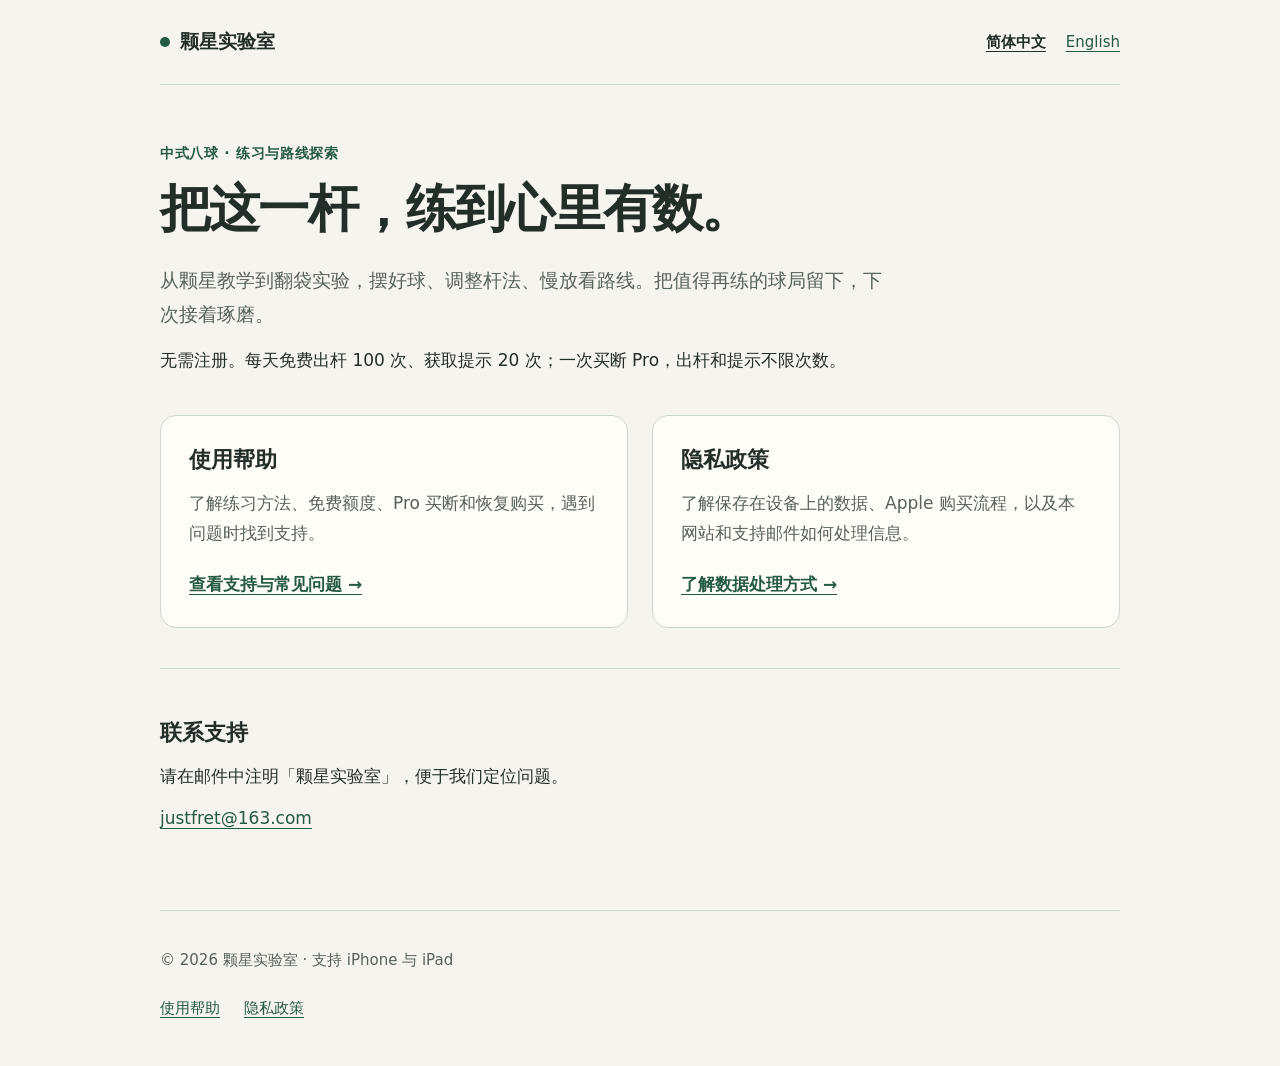
<file: index.html>
<!doctype html>
<html lang="zh-Hans">
<head>
  <meta charset="utf-8">
  <meta name="viewport" content="width=device-width, initial-scale=1">
  <meta name="description" content="颗星实验室：中式八球练习与路线探索、使用帮助、Pro 买断说明和隐私政策。">
  <title>颗星实验室 · 帮助与隐私</title>
  <link rel="stylesheet" href="assets/site.css">
  <link rel="alternate" hreflang="zh-Hans" href="index.html">
  <link rel="alternate" hreflang="en" href="en.html">
</head>
<body>
  <a class="skip" href="#main">跳到主要内容</a>
  <header class="header">
    <a class="brand" href="index.html">颗星实验室</a>
    <nav class="languages" aria-label="语言"><a href="index.html" lang="zh-Hans" aria-current="page">简体中文</a><a href="en.html" lang="en" hreflang="en">English</a></nav>
  </header>
  <main id="main">
    <p class="eyebrow">中式八球 · 练习与路线探索</p>
    <h1>把这一杆，练到心里有数。</h1>
    <p class="lead">从颗星教学到翻袋实验，摆好球、调整杆法、慢放看路线。把值得再练的球局留下，下次接着琢磨。</p>
    <p>无需注册。每天免费出杆 100 次、获取提示 20 次；一次买断 Pro，出杆和提示不限次数。</p>
    <div class="routes">
      <a class="route" href="support/"><h2>使用帮助</h2><p>了解练习方法、免费额度、Pro 买断和恢复购买，遇到问题时找到支持。</p><span>查看支持与常见问题 →</span></a>
      <a class="route" href="privacy/"><h2>隐私政策</h2><p>了解保存在设备上的数据、Apple 购买流程，以及本网站和支持邮件如何处理信息。</p><span>了解数据处理方式 →</span></a>
    </div>
    <section class="contact"><h2>联系支持</h2><p>请在邮件中注明「颗星实验室」，便于我们定位问题。</p><p><a href="mailto:justfret@163.com?subject=%E9%A2%97%E6%98%9F%E5%AE%9E%E9%AA%8C%E5%AE%A4%20Support"><bdi>justfret@163.com</bdi></a></p></section>
  </main>
  <footer class="footer"><p>© 2026 颗星实验室 · 支持 iPhone 与 iPad</p><nav aria-label="网站"><a href="support/">使用帮助</a><a href="privacy/">隐私政策</a></nav></footer>
</body>
</html>
</file>
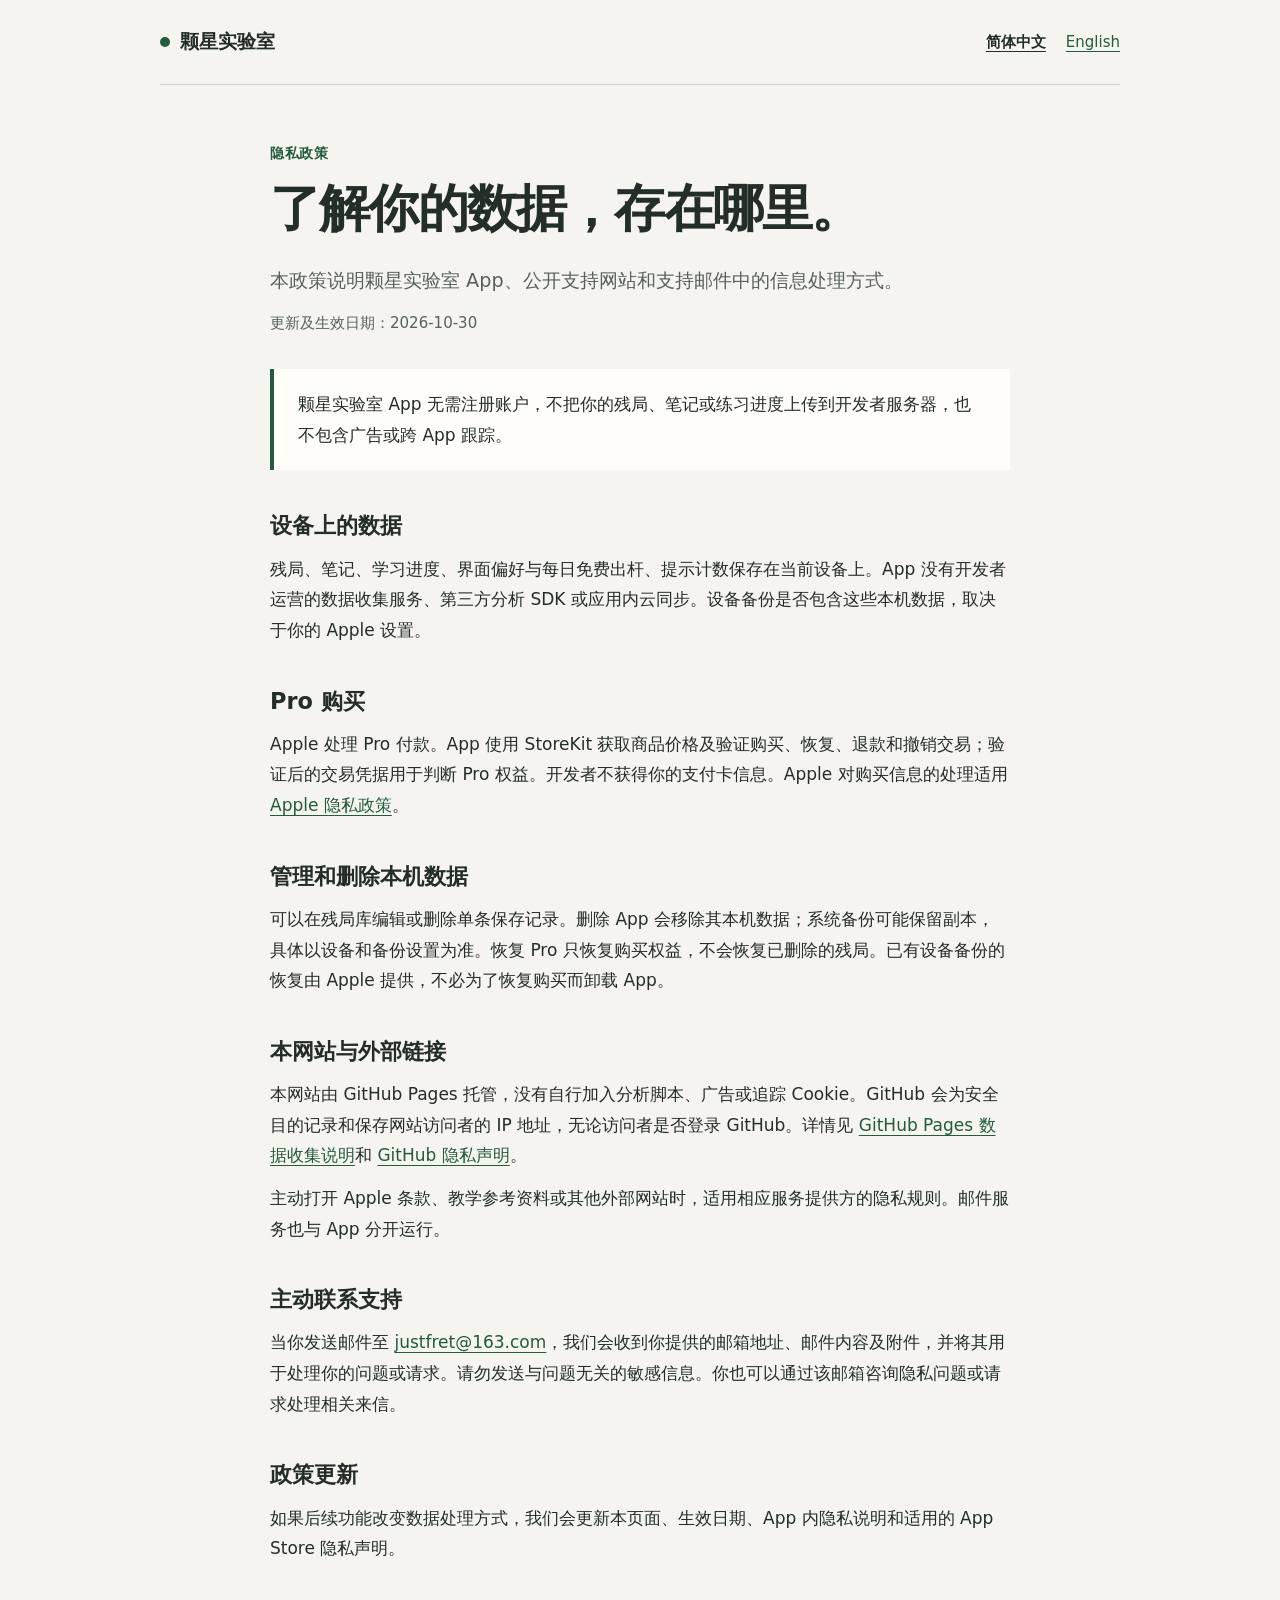
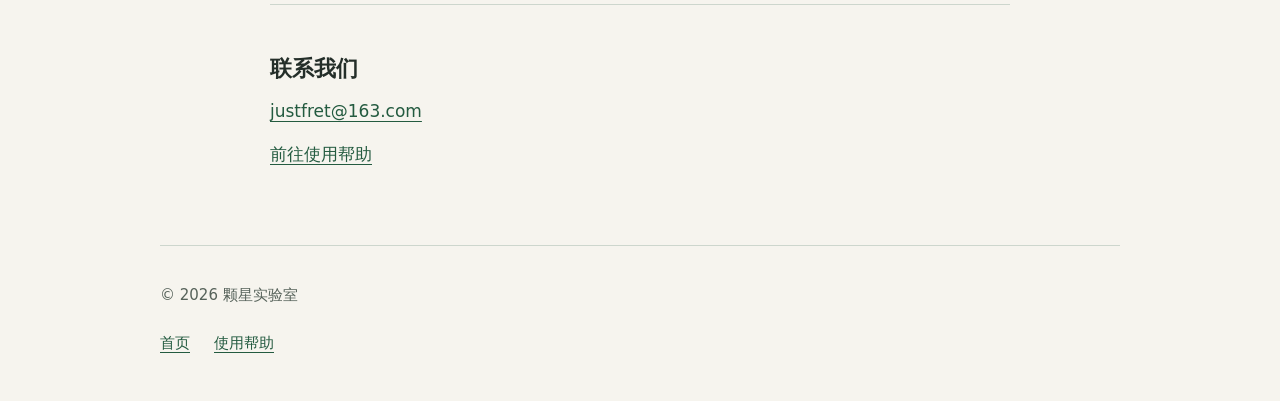
<file: privacy/index.html>
<!doctype html>
<html lang="zh-Hans">
<head>
  <meta charset="utf-8">
  <meta name="viewport" content="width=device-width, initial-scale=1">
  <meta name="description" content="颗星实验室隐私政策：本机数据、Apple 购买、GitHub Pages 网站及支持邮件的信息处理。">
  <title>隐私政策 · 颗星实验室</title>
  <link rel="stylesheet" href="../assets/site.css">
  <link rel="alternate" hreflang="zh-Hans" href="index.html">
  <link rel="alternate" hreflang="en" href="en.html">
</head>
<body>
  <a class="skip" href="#main">跳到主要内容</a>
  <header class="header"><a class="brand" href="../">颗星实验室</a><nav class="languages" aria-label="语言"><a href="index.html" lang="zh-Hans" aria-current="page">简体中文</a><a href="en.html" lang="en" hreflang="en">English</a></nav></header>
  <main id="main" class="article">
    <p class="eyebrow">隐私政策</p>
    <h1>了解你的数据，存在哪里。</h1>
    <p class="lead">本政策说明颗星实验室 App、公开支持网站和支持邮件中的信息处理方式。</p>
    <p class="meta"><time datetime="2026-10-30">更新及生效日期：2026-10-30</time></p>
    <div class="notice">颗星实验室 App 无需注册账户，不把你的残局、笔记或练习进度上传到开发者服务器，也不包含广告或跨 App 跟踪。</div>
    <h2>设备上的数据</h2><p>残局、笔记、学习进度、界面偏好与每日免费出杆、提示计数保存在当前设备上。App 没有开发者运营的数据收集服务、第三方分析 SDK 或应用内云同步。设备备份是否包含这些本机数据，取决于你的 Apple 设置。</p>
    <h2>Pro 购买</h2><p>Apple 处理 Pro 付款。App 使用 StoreKit 获取商品价格及验证购买、恢复、退款和撤销交易；验证后的交易凭据用于判断 Pro 权益。开发者不获得你的支付卡信息。Apple 对购买信息的处理适用 <a href="https://www.apple.com/legal/privacy/">Apple 隐私政策</a>。</p>
    <h2>管理和删除本机数据</h2><p>可以在残局库编辑或删除单条保存记录。删除 App 会移除其本机数据；系统备份可能保留副本，具体以设备和备份设置为准。恢复 Pro 只恢复购买权益，不会恢复已删除的残局。已有设备备份的恢复由 Apple 提供，不必为了恢复购买而卸载 App。</p>
    <h2>本网站与外部链接</h2><p>本网站由 GitHub Pages 托管，没有自行加入分析脚本、广告或追踪 Cookie。GitHub 会为安全目的记录和保存网站访问者的 IP 地址，无论访问者是否登录 GitHub。详情见 <a href="https://docs.github.com/en/pages/getting-started-with-github-pages/what-is-github-pages#data-collection">GitHub Pages 数据收集说明</a>和 <a href="https://docs.github.com/en/site-policy/privacy-policies/github-general-privacy-statement">GitHub 隐私声明</a>。</p><p>主动打开 Apple 条款、教学参考资料或其他外部网站时，适用相应服务提供方的隐私规则。邮件服务也与 App 分开运行。</p>
    <h2>主动联系支持</h2><p>当你发送邮件至 <a href="mailto:justfret@163.com?subject=%E9%A2%97%E6%98%9F%E5%AE%9E%E9%AA%8C%E5%AE%A4%20Privacy"><bdi>justfret@163.com</bdi></a>，我们会收到你提供的邮箱地址、邮件内容及附件，并将其用于处理你的问题或请求。请勿发送与问题无关的敏感信息。你也可以通过该邮箱咨询隐私问题或请求处理相关来信。</p>
    <h2>政策更新</h2><p>如果后续功能改变数据处理方式，我们会更新本页面、生效日期、App 内隐私说明和适用的 App Store 隐私声明。</p>
    <section class="contact"><h2>联系我们</h2><p><a href="mailto:justfret@163.com?subject=%E9%A2%97%E6%98%9F%E5%AE%9E%E9%AA%8C%E5%AE%A4%20Privacy"><bdi>justfret@163.com</bdi></a></p><p><a href="../support/">前往使用帮助</a></p></section>
  </main>
  <footer class="footer"><p>© 2026 颗星实验室</p><nav aria-label="网站"><a href="../">首页</a><a href="../support/">使用帮助</a></nav></footer>
</body>
</html>
</file>
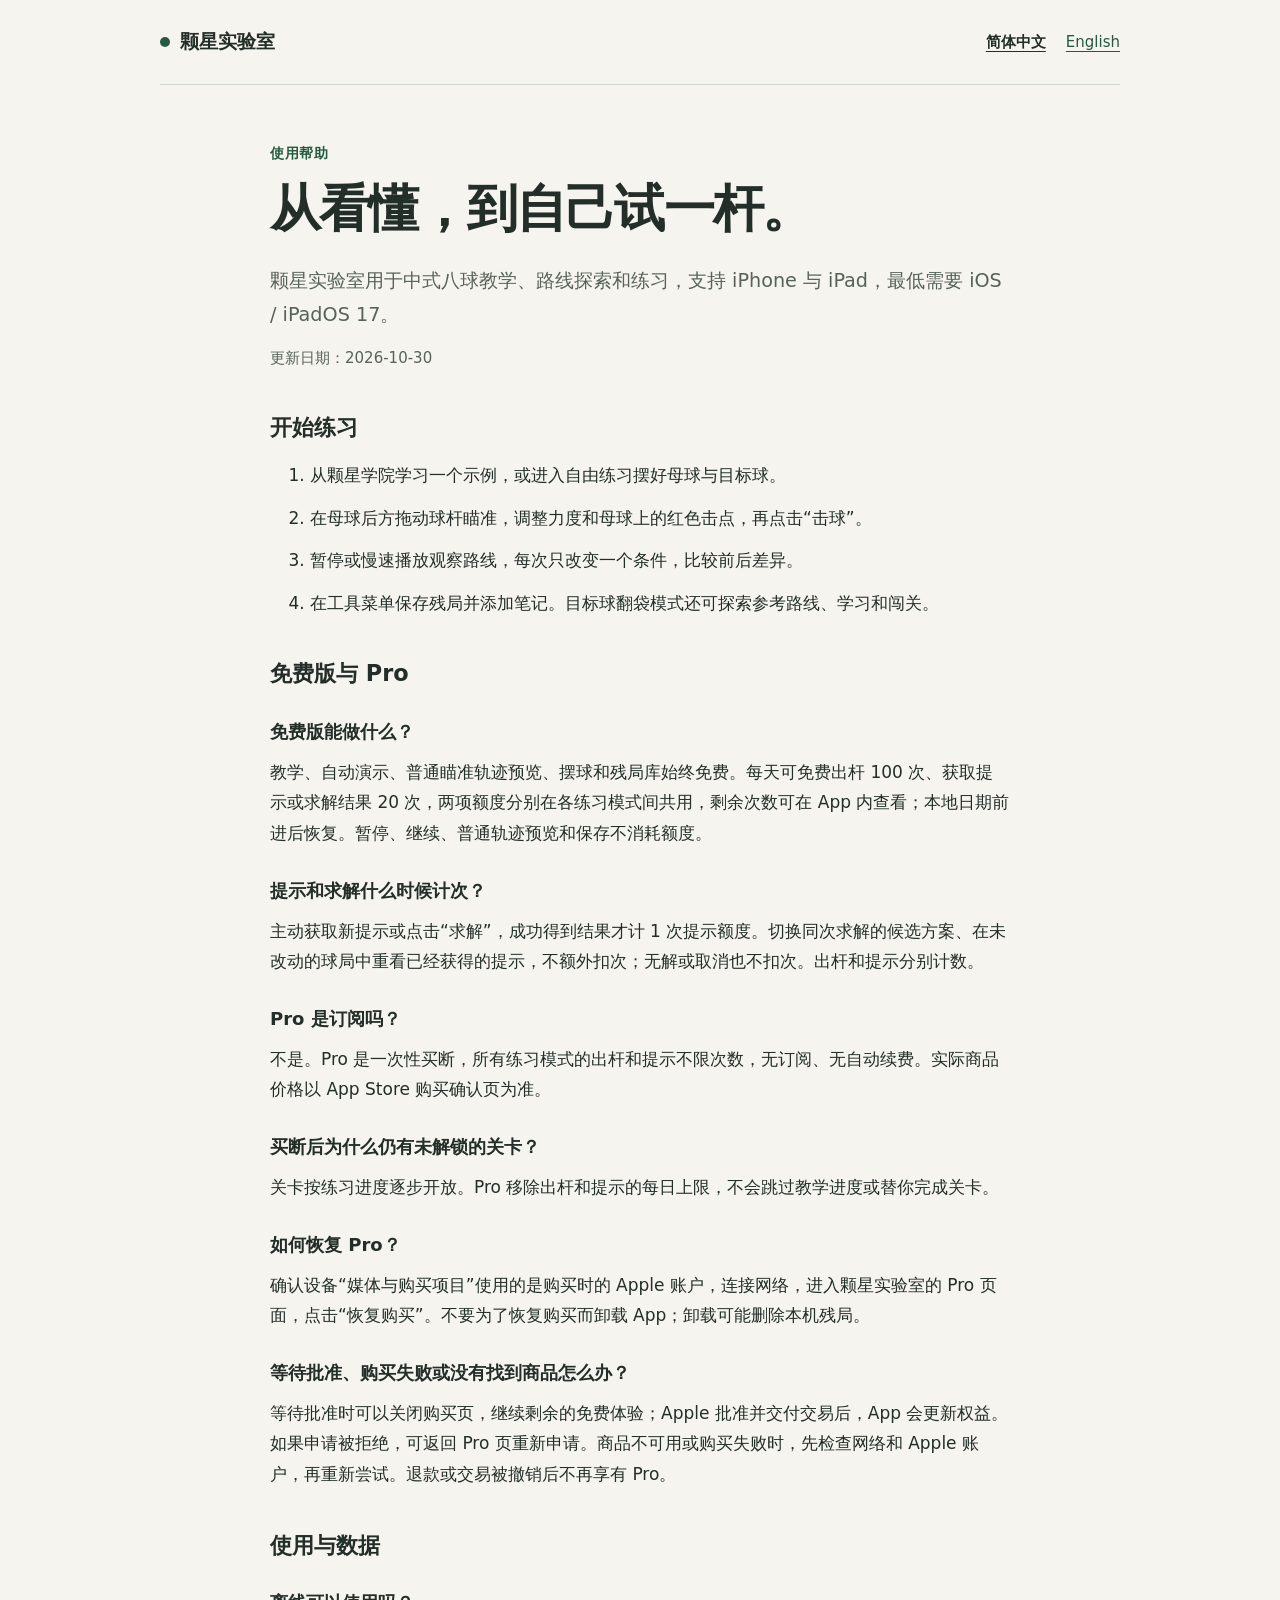
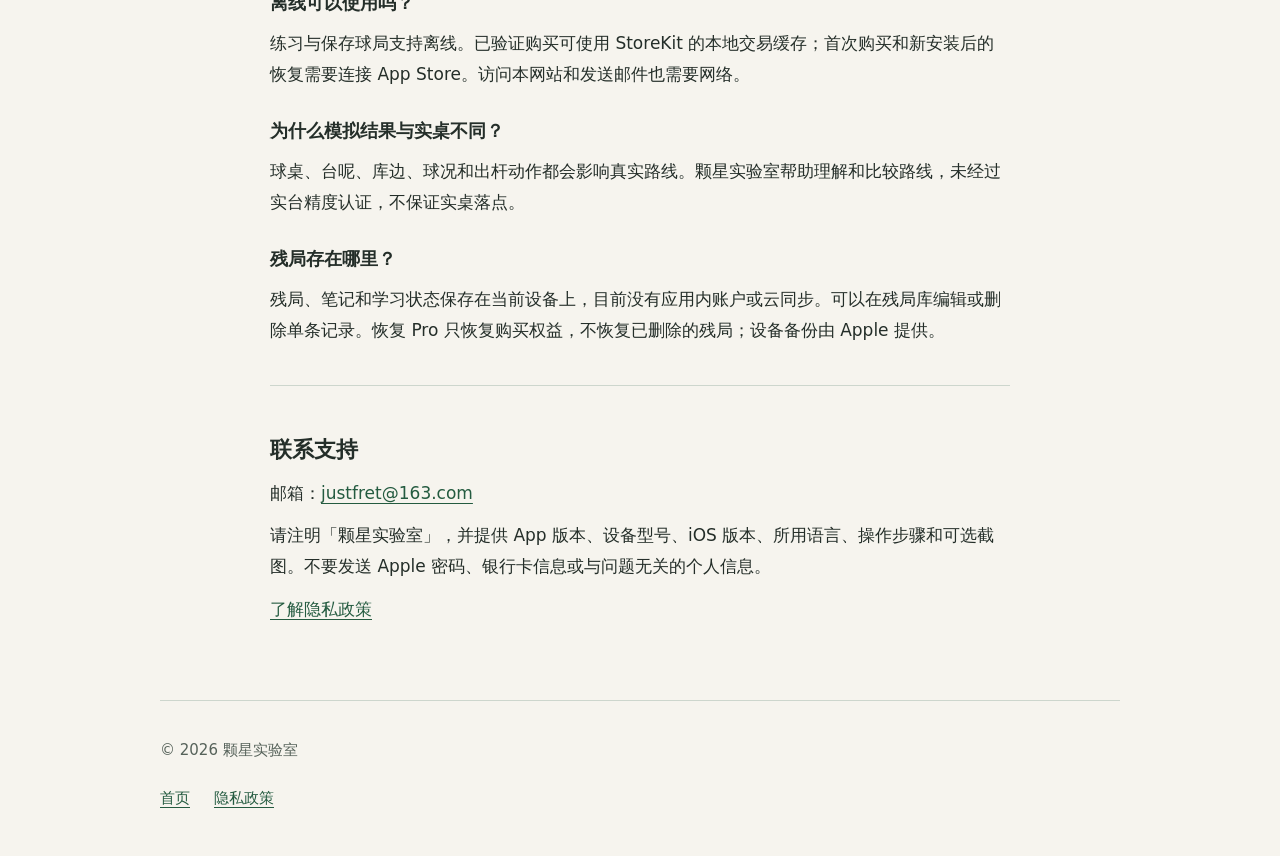
<file: support/index.html>
<!doctype html>
<html lang="zh-Hans">
<head>
  <meta charset="utf-8">
  <meta name="viewport" content="width=device-width, initial-scale=1">
  <meta name="description" content="颗星实验室使用帮助：练习方法、免费额度、Pro 买断、恢复购买、离线使用与联系支持。">
  <title>使用帮助 · 颗星实验室</title>
  <link rel="stylesheet" href="../assets/site.css">
  <link rel="alternate" hreflang="zh-Hans" href="index.html">
  <link rel="alternate" hreflang="en" href="en.html">
</head>
<body>
  <a class="skip" href="#main">跳到主要内容</a>
  <header class="header"><a class="brand" href="../">颗星实验室</a><nav class="languages" aria-label="语言"><a href="index.html" lang="zh-Hans" aria-current="page">简体中文</a><a href="en.html" lang="en" hreflang="en">English</a></nav></header>
  <main id="main" class="article">
    <p class="eyebrow">使用帮助</p>
    <h1>从看懂，到自己试一杆。</h1>
    <p class="lead">颗星实验室用于中式八球教学、路线探索和练习，支持 iPhone 与 iPad，最低需要 iOS / iPadOS 17。</p>
    <p class="meta"><time datetime="2026-10-30">更新日期：2026-10-30</time></p>
    <h2>开始练习</h2>
    <ol>
      <li>从颗星学院学习一个示例，或进入自由练习摆好母球与目标球。</li>
      <li>在母球后方拖动球杆瞄准，调整力度和母球上的红色击点，再点击“击球”。</li>
      <li>暂停或慢速播放观察路线，每次只改变一个条件，比较前后差异。</li>
      <li>在工具菜单保存残局并添加笔记。目标球翻袋模式还可探索参考路线、学习和闯关。</li>
    </ol>
    <h2>免费版与 Pro</h2>
    <h3>免费版能做什么？</h3><p>教学、自动演示、普通瞄准轨迹预览、摆球和残局库始终免费。每天可免费出杆 100 次、获取提示或求解结果 20 次，两项额度分别在各练习模式间共用，剩余次数可在 App 内查看；本地日期前进后恢复。暂停、继续、普通轨迹预览和保存不消耗额度。</p>
    <h3>提示和求解什么时候计次？</h3><p>主动获取新提示或点击“求解”，成功得到结果才计 1 次提示额度。切换同次求解的候选方案、在未改动的球局中重看已经获得的提示，不额外扣次；无解或取消也不扣次。出杆和提示分别计数。</p>
    <h3>Pro 是订阅吗？</h3><p>不是。Pro 是一次性买断，所有练习模式的出杆和提示不限次数，无订阅、无自动续费。实际商品价格以 App Store 购买确认页为准。</p>
    <h3>买断后为什么仍有未解锁的关卡？</h3><p>关卡按练习进度逐步开放。Pro 移除出杆和提示的每日上限，不会跳过教学进度或替你完成关卡。</p>
    <h3>如何恢复 Pro？</h3><p>确认设备“媒体与购买项目”使用的是购买时的 Apple 账户，连接网络，进入颗星实验室的 Pro 页面，点击“恢复购买”。不要为了恢复购买而卸载 App；卸载可能删除本机残局。</p>
    <h3>等待批准、购买失败或没有找到商品怎么办？</h3><p>等待批准时可以关闭购买页，继续剩余的免费体验；Apple 批准并交付交易后，App 会更新权益。如果申请被拒绝，可返回 Pro 页重新申请。商品不可用或购买失败时，先检查网络和 Apple 账户，再重新尝试。退款或交易被撤销后不再享有 Pro。</p>
    <h2>使用与数据</h2>
    <h3>离线可以使用吗？</h3><p>练习与保存球局支持离线。已验证购买可使用 StoreKit 的本地交易缓存；首次购买和新安装后的恢复需要连接 App Store。访问本网站和发送邮件也需要网络。</p>
    <h3>为什么模拟结果与实桌不同？</h3><p>球桌、台呢、库边、球况和出杆动作都会影响真实路线。颗星实验室帮助理解和比较路线，未经过实台精度认证，不保证实桌落点。</p>
    <h3>残局存在哪里？</h3><p>残局、笔记和学习状态保存在当前设备上，目前没有应用内账户或云同步。可以在残局库编辑或删除单条记录。恢复 Pro 只恢复购买权益，不恢复已删除的残局；设备备份由 Apple 提供。</p>
    <section class="contact"><h2>联系支持</h2><p>邮箱：<a href="mailto:justfret@163.com?subject=%E9%A2%97%E6%98%9F%E5%AE%9E%E9%AA%8C%E5%AE%A4%20Support"><bdi>justfret@163.com</bdi></a></p><p>请注明「颗星实验室」，并提供 App 版本、设备型号、iOS 版本、所用语言、操作步骤和可选截图。不要发送 Apple 密码、银行卡信息或与问题无关的个人信息。</p><p><a href="../privacy/">了解隐私政策</a></p></section>
  </main>
  <footer class="footer"><p>© 2026 颗星实验室</p><nav aria-label="网站"><a href="../">首页</a><a href="../privacy/">隐私政策</a></nav></footer>
</body>
</html>
</file>
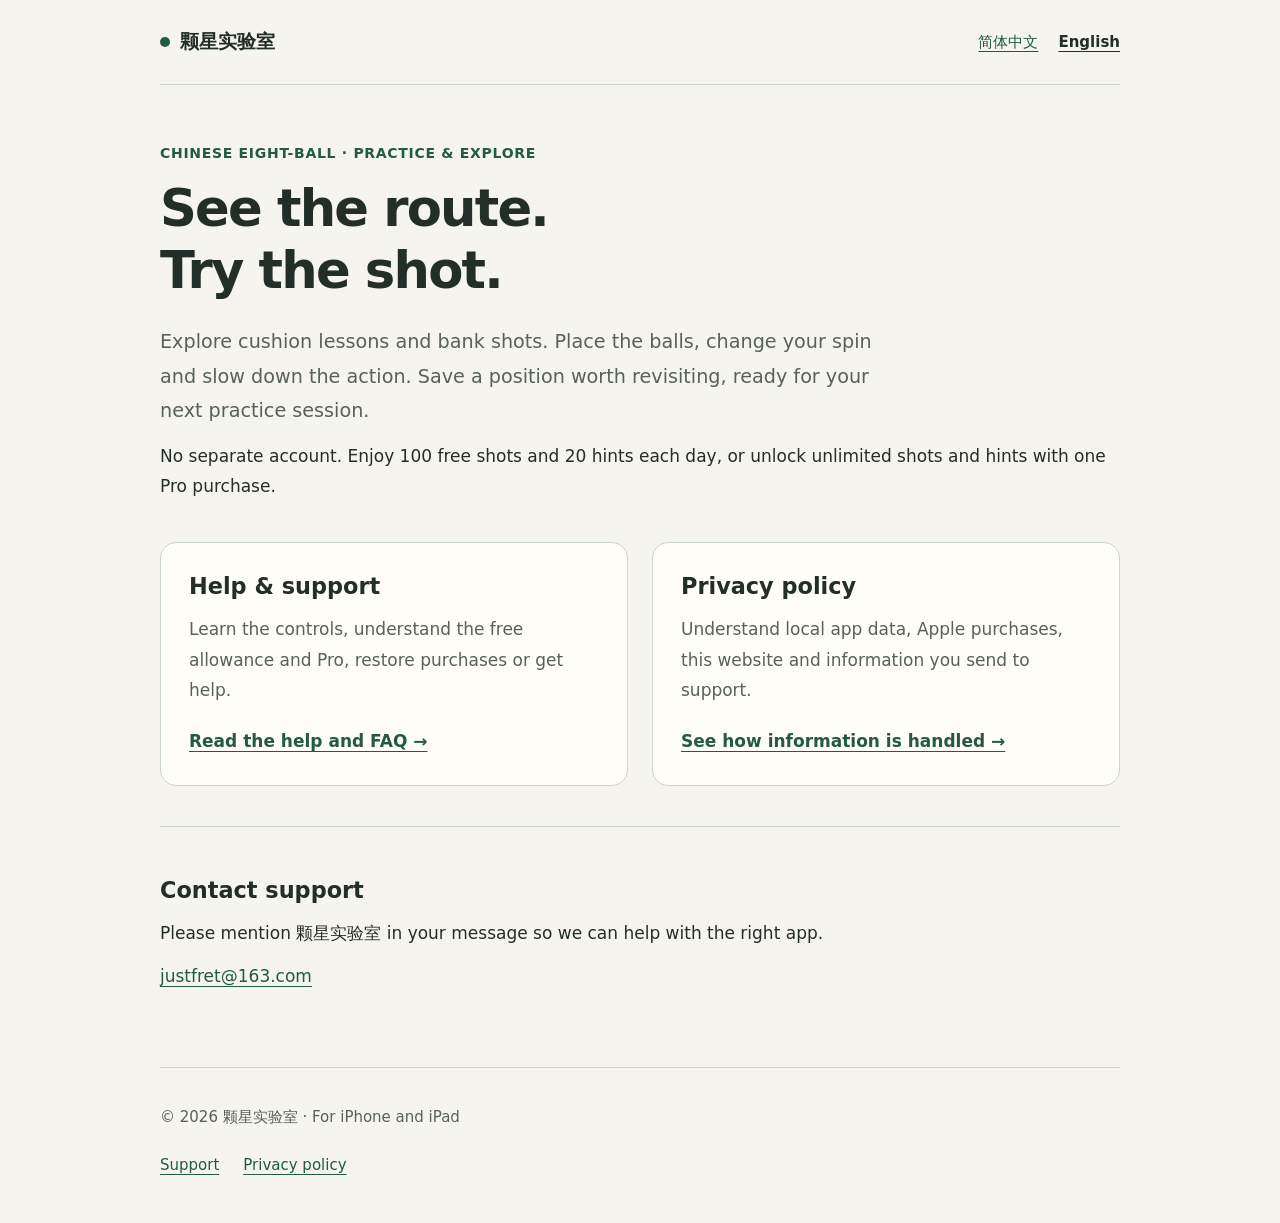
<file: en.html>
<!doctype html>
<html lang="en">
<head>
  <meta charset="utf-8">
  <meta name="viewport" content="width=device-width, initial-scale=1">
  <meta name="description" content="Help, one-time Pro purchase information and privacy policy for 颗星实验室, a Chinese eight-ball practice companion.">
  <title>颗星实验室 · Help &amp; privacy</title>
  <link rel="stylesheet" href="assets/site.css">
  <link rel="alternate" hreflang="zh-Hans" href="index.html">
  <link rel="alternate" hreflang="en" href="en.html">
</head>
<body>
  <a class="skip" href="#main">Skip to content</a>
  <header class="header">
    <a class="brand" href="en.html">颗星实验室</a>
    <nav class="languages" aria-label="Language"><a href="index.html" lang="zh-Hans" hreflang="zh-Hans">简体中文</a><a href="en.html" lang="en" aria-current="page">English</a></nav>
  </header>
  <main id="main">
    <p class="eyebrow">CHINESE EIGHT-BALL · PRACTICE &amp; EXPLORE</p>
    <h1>See the route.<br>Try the shot.</h1>
    <p class="lead">Explore cushion lessons and bank shots. Place the balls, change your spin and slow down the action. Save a position worth revisiting, ready for your next practice session.</p>
    <p>No separate account. Enjoy 100 free shots and 20 hints each day, or unlock unlimited shots and hints with one Pro purchase.</p>
    <div class="routes">
      <a class="route" href="support/en.html"><h2>Help &amp; support</h2><p>Learn the controls, understand the free allowance and Pro, restore purchases or get help.</p><span>Read the help and FAQ →</span></a>
      <a class="route" href="privacy/en.html"><h2>Privacy policy</h2><p>Understand local app data, Apple purchases, this website and information you send to support.</p><span>See how information is handled →</span></a>
    </div>
    <section class="contact"><h2>Contact support</h2><p>Please mention 颗星实验室 in your message so we can help with the right app.</p><p><a href="mailto:justfret@163.com?subject=%E9%A2%97%E6%98%9F%E5%AE%9E%E9%AA%8C%E5%AE%A4%20Support"><bdi>justfret@163.com</bdi></a></p></section>
  </main>
  <footer class="footer"><p>© 2026 颗星实验室 · For iPhone and iPad</p><nav aria-label="Website"><a href="support/en.html">Support</a><a href="privacy/en.html">Privacy policy</a></nav></footer>
</body>
</html>
</file>
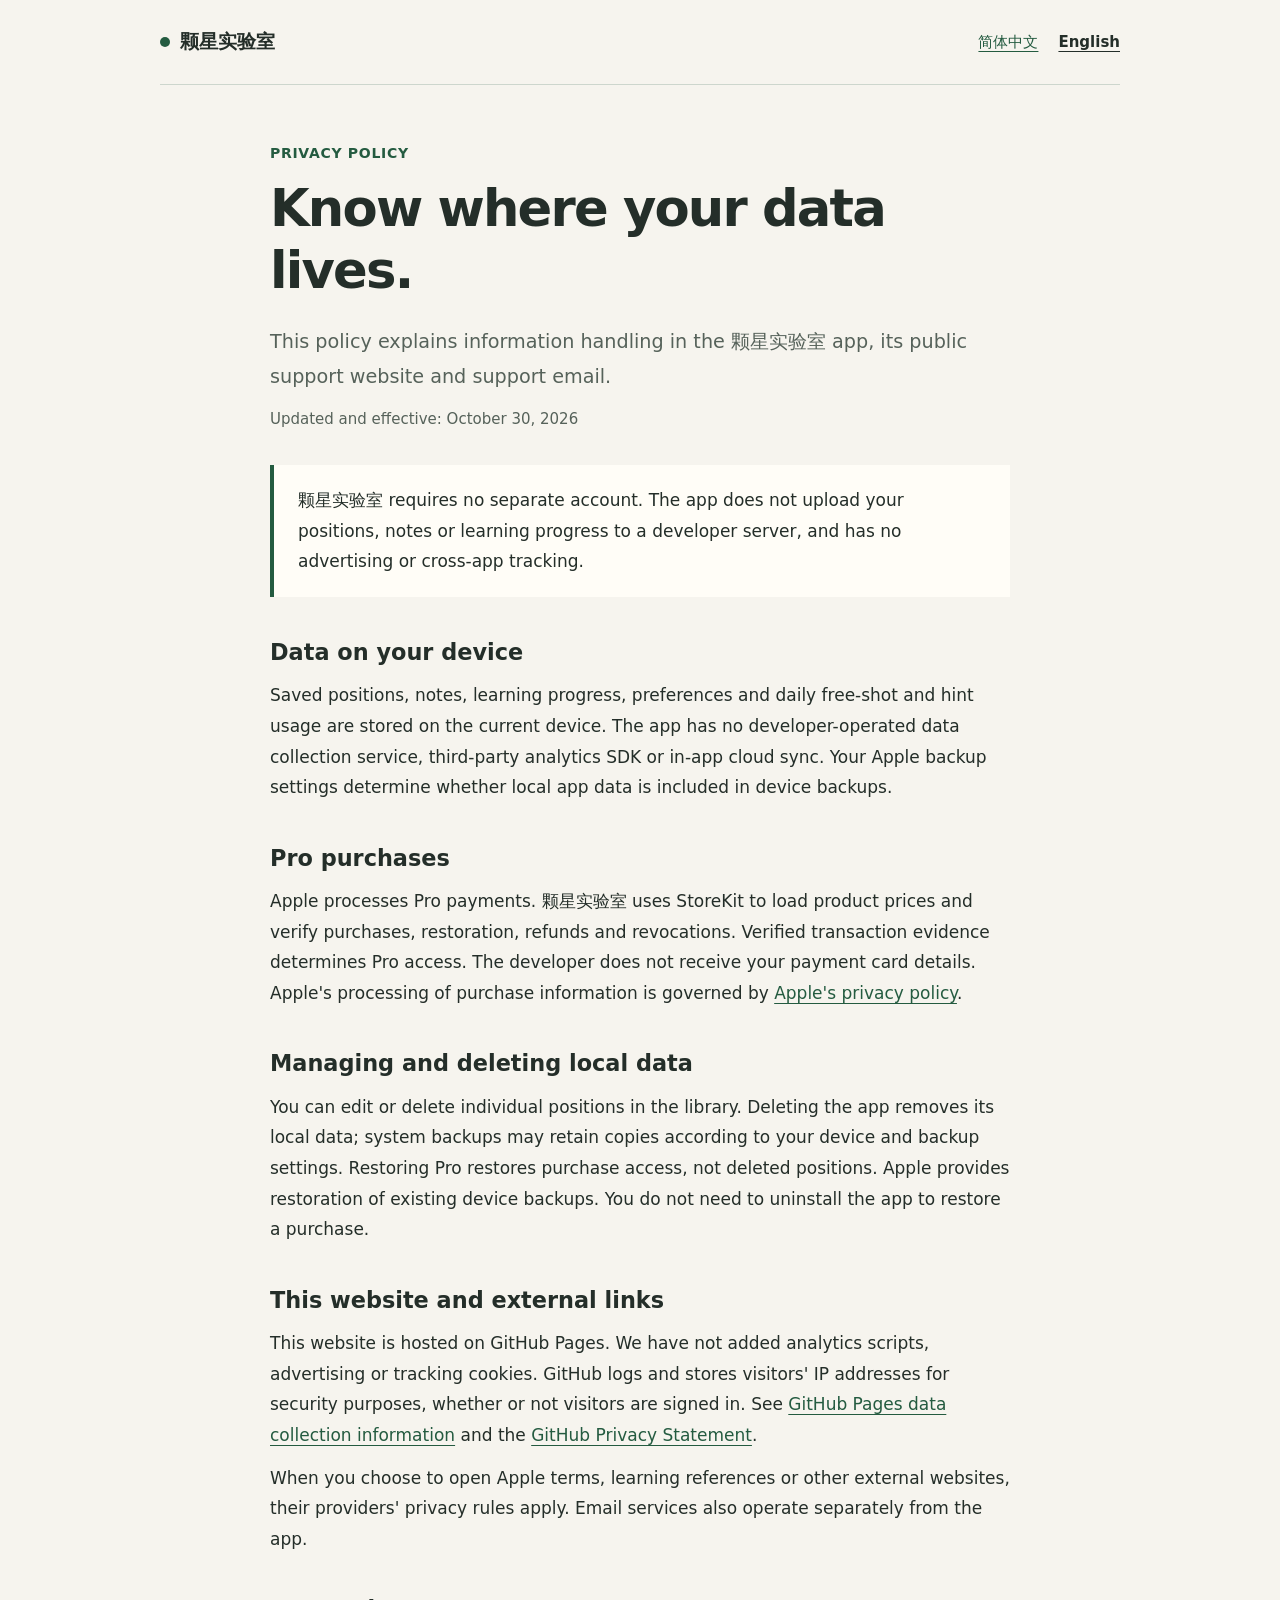
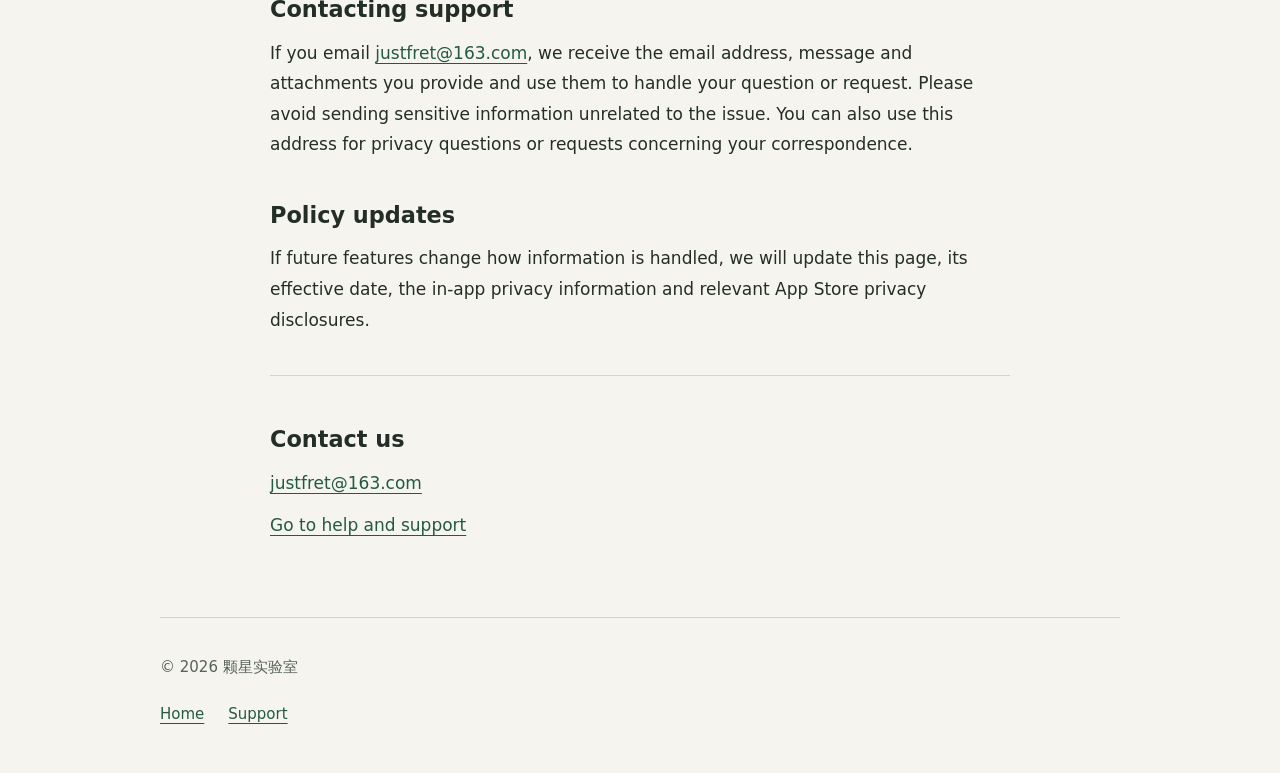
<file: privacy/en.html>
<!doctype html>
<html lang="en">
<head>
  <meta charset="utf-8">
  <meta name="viewport" content="width=device-width, initial-scale=1">
  <meta name="description" content="颗星实验室 privacy policy: local data, Apple purchases, the GitHub Pages website and support email.">
  <title>Privacy policy · 颗星实验室</title>
  <link rel="stylesheet" href="../assets/site.css">
  <link rel="alternate" hreflang="zh-Hans" href="index.html">
  <link rel="alternate" hreflang="en" href="en.html">
</head>
<body>
  <a class="skip" href="#main">Skip to content</a>
  <header class="header"><a class="brand" href="../en.html">颗星实验室</a><nav class="languages" aria-label="Language"><a href="index.html" lang="zh-Hans" hreflang="zh-Hans">简体中文</a><a href="en.html" lang="en" aria-current="page">English</a></nav></header>
  <main id="main" class="article">
    <p class="eyebrow">PRIVACY POLICY</p>
    <h1>Know where your data lives.</h1>
    <p class="lead">This policy explains information handling in the 颗星实验室 app, its public support website and support email.</p>
    <p class="meta"><time datetime="2026-10-30">Updated and effective: October 30, 2026</time></p>
    <div class="notice">颗星实验室 requires no separate account. The app does not upload your positions, notes or learning progress to a developer server, and has no advertising or cross-app tracking.</div>
    <h2>Data on your device</h2><p>Saved positions, notes, learning progress, preferences and daily free-shot and hint usage are stored on the current device. The app has no developer-operated data collection service, third-party analytics SDK or in-app cloud sync. Your Apple backup settings determine whether local app data is included in device backups.</p>
    <h2>Pro purchases</h2><p>Apple processes Pro payments. 颗星实验室 uses StoreKit to load product prices and verify purchases, restoration, refunds and revocations. Verified transaction evidence determines Pro access. The developer does not receive your payment card details. Apple's processing of purchase information is governed by <a href="https://www.apple.com/legal/privacy/">Apple's privacy policy</a>.</p>
    <h2>Managing and deleting local data</h2><p>You can edit or delete individual positions in the library. Deleting the app removes its local data; system backups may retain copies according to your device and backup settings. Restoring Pro restores purchase access, not deleted positions. Apple provides restoration of existing device backups. You do not need to uninstall the app to restore a purchase.</p>
    <h2>This website and external links</h2><p>This website is hosted on GitHub Pages. We have not added analytics scripts, advertising or tracking cookies. GitHub logs and stores visitors' IP addresses for security purposes, whether or not visitors are signed in. See <a href="https://docs.github.com/en/pages/getting-started-with-github-pages/what-is-github-pages#data-collection">GitHub Pages data collection information</a> and the <a href="https://docs.github.com/en/site-policy/privacy-policies/github-general-privacy-statement">GitHub Privacy Statement</a>.</p><p>When you choose to open Apple terms, learning references or other external websites, their providers' privacy rules apply. Email services also operate separately from the app.</p>
    <h2>Contacting support</h2><p>If you email <a href="mailto:justfret@163.com?subject=%E9%A2%97%E6%98%9F%E5%AE%9E%E9%AA%8C%E5%AE%A4%20Privacy"><bdi>justfret@163.com</bdi></a>, we receive the email address, message and attachments you provide and use them to handle your question or request. Please avoid sending sensitive information unrelated to the issue. You can also use this address for privacy questions or requests concerning your correspondence.</p>
    <h2>Policy updates</h2><p>If future features change how information is handled, we will update this page, its effective date, the in-app privacy information and relevant App Store privacy disclosures.</p>
    <section class="contact"><h2>Contact us</h2><p><a href="mailto:justfret@163.com?subject=%E9%A2%97%E6%98%9F%E5%AE%9E%E9%AA%8C%E5%AE%A4%20Privacy"><bdi>justfret@163.com</bdi></a></p><p><a href="../support/en.html">Go to help and support</a></p></section>
  </main>
  <footer class="footer"><p>© 2026 颗星实验室</p><nav aria-label="Website"><a href="../en.html">Home</a><a href="../support/en.html">Support</a></nav></footer>
</body>
</html>
</file>
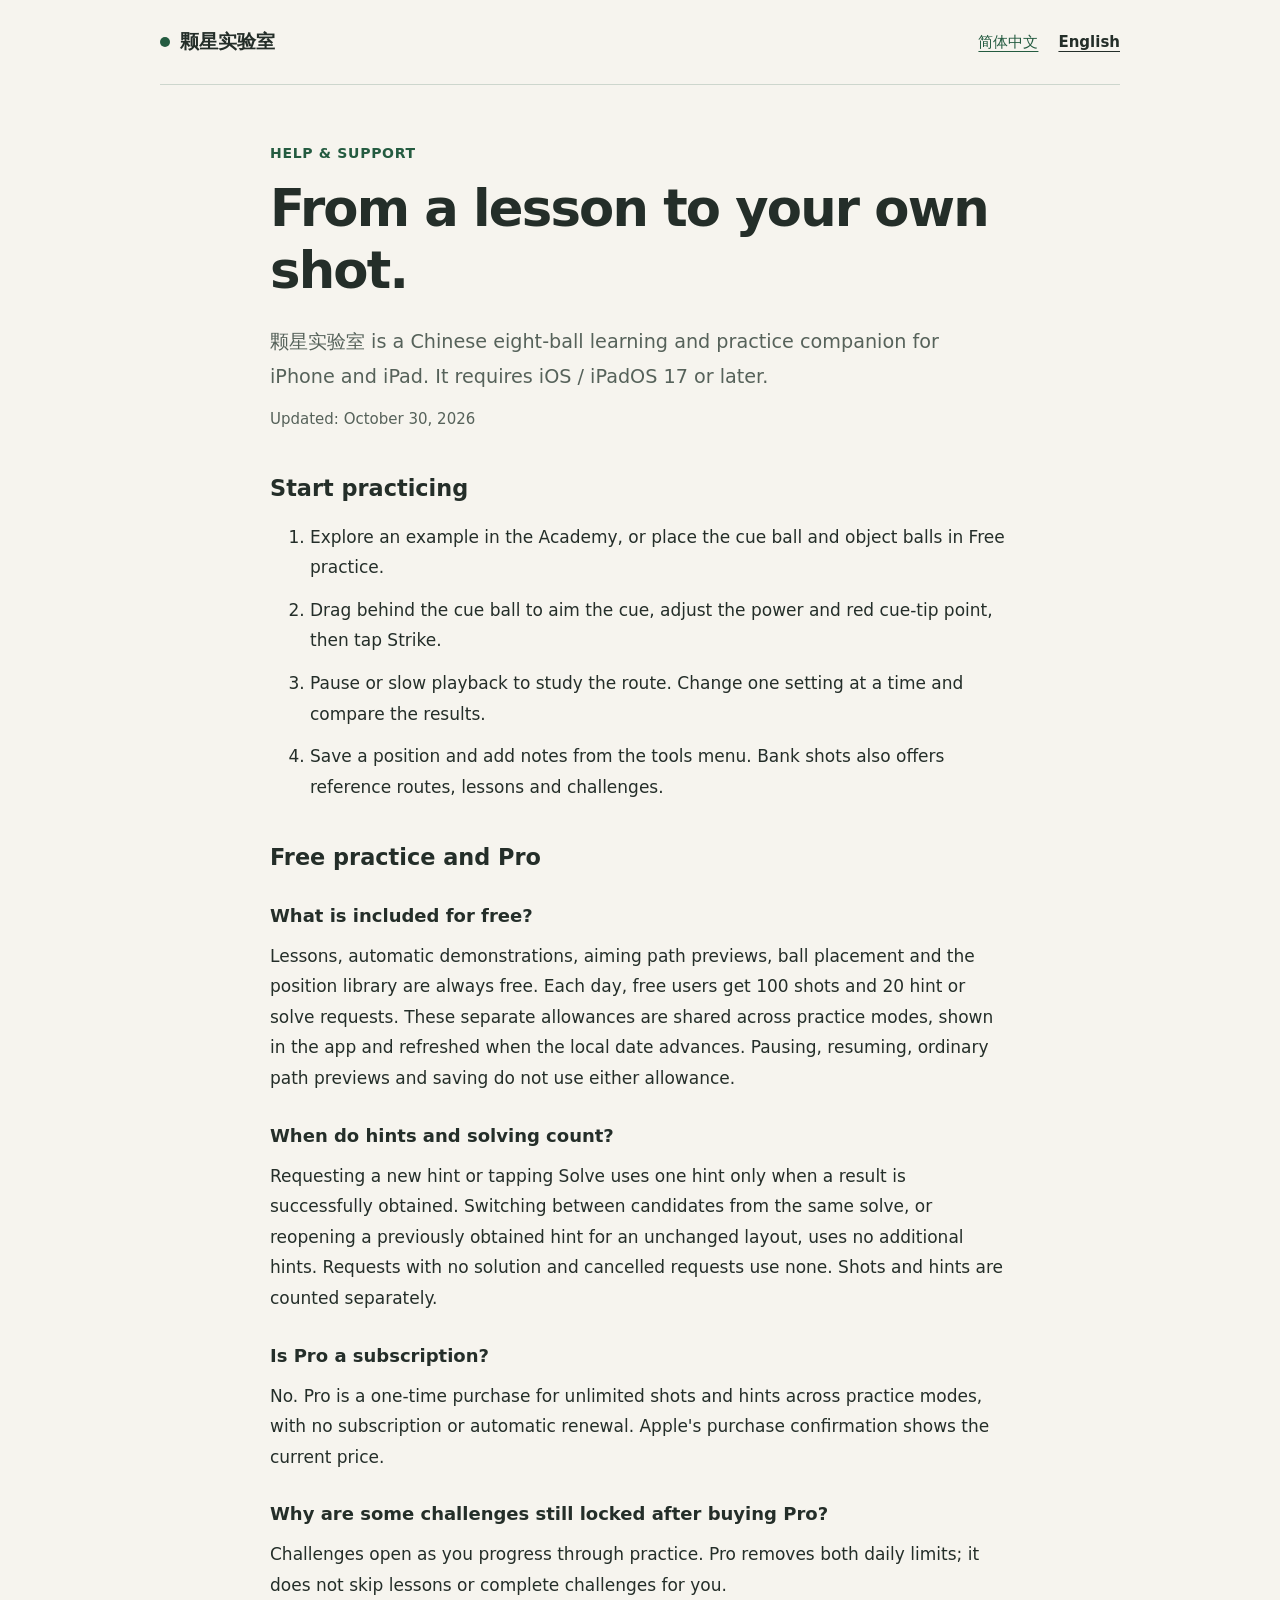
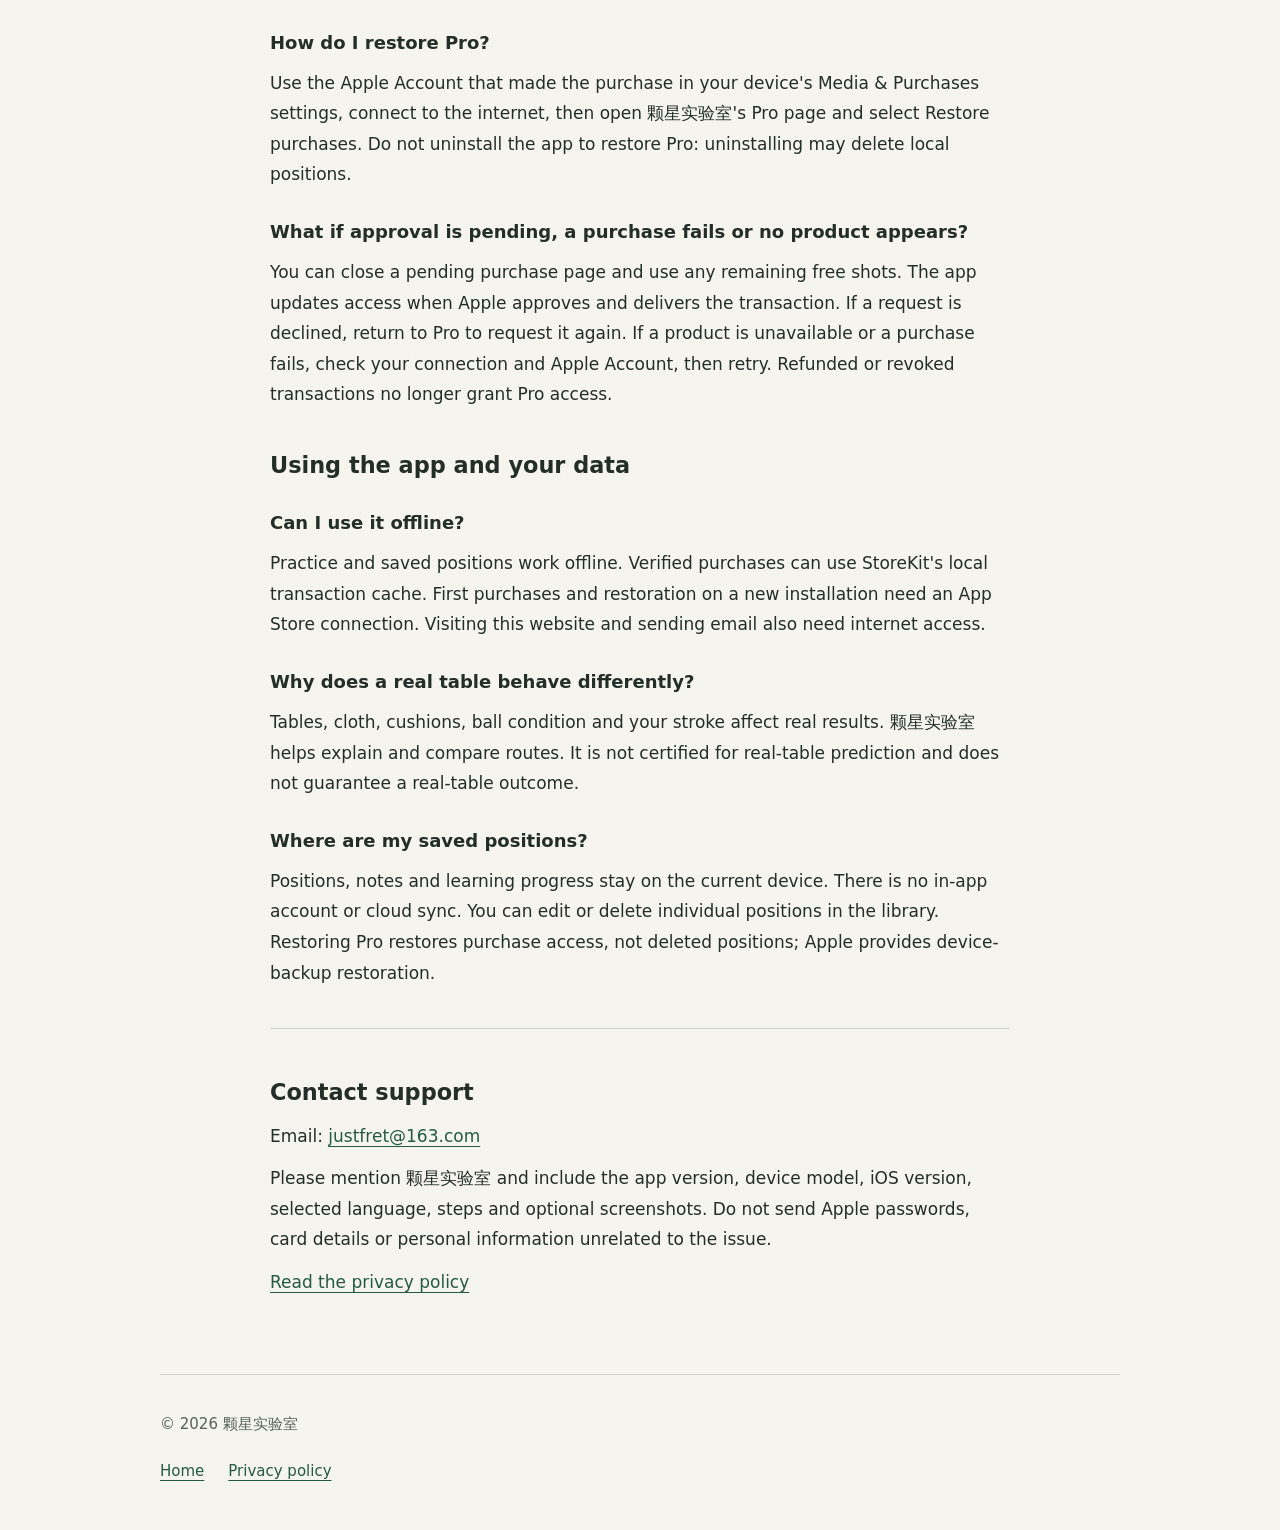
<file: support/en.html>
<!doctype html>
<html lang="en">
<head>
  <meta charset="utf-8">
  <meta name="viewport" content="width=device-width, initial-scale=1">
  <meta name="description" content="颗星实验室 help: practice controls, the free allowance, one-time Pro purchase, restoration, offline use and support.">
  <title>Help &amp; support · 颗星实验室</title>
  <link rel="stylesheet" href="../assets/site.css">
  <link rel="alternate" hreflang="zh-Hans" href="index.html">
  <link rel="alternate" hreflang="en" href="en.html">
</head>
<body>
  <a class="skip" href="#main">Skip to content</a>
  <header class="header"><a class="brand" href="../en.html">颗星实验室</a><nav class="languages" aria-label="Language"><a href="index.html" lang="zh-Hans" hreflang="zh-Hans">简体中文</a><a href="en.html" lang="en" aria-current="page">English</a></nav></header>
  <main id="main" class="article">
    <p class="eyebrow">HELP &amp; SUPPORT</p>
    <h1>From a lesson to your own shot.</h1>
    <p class="lead">颗星实验室 is a Chinese eight-ball learning and practice companion for iPhone and iPad. It requires iOS / iPadOS 17 or later.</p>
    <p class="meta"><time datetime="2026-10-30">Updated: October 30, 2026</time></p>
    <h2>Start practicing</h2>
    <ol>
      <li>Explore an example in the Academy, or place the cue ball and object balls in Free practice.</li>
      <li>Drag behind the cue ball to aim the cue, adjust the power and red cue-tip point, then tap Strike.</li>
      <li>Pause or slow playback to study the route. Change one setting at a time and compare the results.</li>
      <li>Save a position and add notes from the tools menu. Bank shots also offers reference routes, lessons and challenges.</li>
    </ol>
    <h2>Free practice and Pro</h2>
    <h3>What is included for free?</h3><p>Lessons, automatic demonstrations, aiming path previews, ball placement and the position library are always free. Each day, free users get 100 shots and 20 hint or solve requests. These separate allowances are shared across practice modes, shown in the app and refreshed when the local date advances. Pausing, resuming, ordinary path previews and saving do not use either allowance.</p>
    <h3>When do hints and solving count?</h3><p>Requesting a new hint or tapping Solve uses one hint only when a result is successfully obtained. Switching between candidates from the same solve, or reopening a previously obtained hint for an unchanged layout, uses no additional hints. Requests with no solution and cancelled requests use none. Shots and hints are counted separately.</p>
    <h3>Is Pro a subscription?</h3><p>No. Pro is a one-time purchase for unlimited shots and hints across practice modes, with no subscription or automatic renewal. Apple's purchase confirmation shows the current price.</p>
    <h3>Why are some challenges still locked after buying Pro?</h3><p>Challenges open as you progress through practice. Pro removes both daily limits; it does not skip lessons or complete challenges for you.</p>
    <h3>How do I restore Pro?</h3><p>Use the Apple Account that made the purchase in your device's Media &amp; Purchases settings, connect to the internet, then open 颗星实验室's Pro page and select Restore purchases. Do not uninstall the app to restore Pro: uninstalling may delete local positions.</p>
    <h3>What if approval is pending, a purchase fails or no product appears?</h3><p>You can close a pending purchase page and use any remaining free shots. The app updates access when Apple approves and delivers the transaction. If a request is declined, return to Pro to request it again. If a product is unavailable or a purchase fails, check your connection and Apple Account, then retry. Refunded or revoked transactions no longer grant Pro access.</p>
    <h2>Using the app and your data</h2>
    <h3>Can I use it offline?</h3><p>Practice and saved positions work offline. Verified purchases can use StoreKit's local transaction cache. First purchases and restoration on a new installation need an App Store connection. Visiting this website and sending email also need internet access.</p>
    <h3>Why does a real table behave differently?</h3><p>Tables, cloth, cushions, ball condition and your stroke affect real results. 颗星实验室 helps explain and compare routes. It is not certified for real-table prediction and does not guarantee a real-table outcome.</p>
    <h3>Where are my saved positions?</h3><p>Positions, notes and learning progress stay on the current device. There is no in-app account or cloud sync. You can edit or delete individual positions in the library. Restoring Pro restores purchase access, not deleted positions; Apple provides device-backup restoration.</p>
    <section class="contact"><h2>Contact support</h2><p>Email: <a href="mailto:justfret@163.com?subject=%E9%A2%97%E6%98%9F%E5%AE%9E%E9%AA%8C%E5%AE%A4%20Support"><bdi>justfret@163.com</bdi></a></p><p>Please mention 颗星实验室 and include the app version, device model, iOS version, selected language, steps and optional screenshots. Do not send Apple passwords, card details or personal information unrelated to the issue.</p><p><a href="../privacy/en.html">Read the privacy policy</a></p></section>
  </main>
  <footer class="footer"><p>© 2026 颗星实验室</p><nav aria-label="Website"><a href="../en.html">Home</a><a href="../privacy/en.html">Privacy policy</a></nav></footer>
</body>
</html>
</file>
<file: assets/site.css>
:root {
  color-scheme: light dark;
  --background: #f6f4ee;
  --surface: #fffdf7;
  --text: #242e29;
  --muted: #56625a;
  --accent: #245b40;
  --border: #cdd6cd;
}
* { box-sizing: border-box; }
html { font-size: 100%; scroll-padding-top: 24px; }
body {
  margin: 0;
  background: var(--background);
  color: var(--text);
  font: 1.0625rem/1.8 system-ui, -apple-system, BlinkMacSystemFont, "Segoe UI", sans-serif;
  overflow-wrap: anywhere;
}
a { color: var(--accent); text-underline-offset: 4px; }
a:hover { text-decoration-thickness: 2px; }
a:focus-visible { outline: 3px solid var(--accent); outline-offset: 5px; border-radius: 3px; }
.skip { position: absolute; left: 20px; top: -100px; padding: 12px; background: var(--surface); z-index: 1; }
.skip:focus { top: 10px; }
.header, main, .footer { width: min(100% - 40px, 960px); margin-inline: auto; }
.header { display: flex; flex-wrap: wrap; align-items: center; justify-content: space-between; gap: 12px 24px; padding-block: 20px; border-bottom: 1px solid var(--border); }
.brand { font-size: 1.2rem; font-weight: 750; color: var(--text); text-decoration: none; }
.brand::before { content: ""; display: inline-block; width: 10px; height: 10px; border-radius: 50%; background: var(--accent); margin-right: 10px; }
.languages { display: flex; flex-wrap: wrap; gap: 20px; font-size: .9375rem; }
.languages a, .brand { display: inline-flex; min-height: 44px; align-items: center; }
.languages [aria-current="page"] { font-weight: 700; color: var(--text); }
main { padding-block: 56px 64px; }
.article { max-width: 740px; }
.eyebrow { color: var(--accent); font-weight: 700; font-size: .875rem; letter-spacing: .05em; margin: 0 0 12px; }
h1 { font-size: clamp(2rem, 5vw, 3.2rem); line-height: 1.2; letter-spacing: -.035em; margin: 0 0 24px; }
h2 { margin: 40px 0 12px; font-size: 1.4rem; line-height: 1.4; }
h3 { margin: 28px 0 10px; font-size: 1.125rem; line-height: 1.5; }
p { margin: 12px 0; }
.lead { font-size: 1.2rem; color: var(--muted); max-width: 60ch; }
.meta, .footer { color: var(--muted); font-size: .9375rem; }
.notice { padding: 20px 24px; border-left: 4px solid var(--accent); background: var(--surface); margin: 32px 0; }
.routes { display: grid; grid-template-columns: 1fr 1fr; gap: 24px; margin-top: 40px; }
.route { display: block; padding: 28px; background: var(--surface); border: 1px solid var(--border); border-radius: 16px; text-decoration: none; }
.route h2 { margin: 0 0 12px; color: var(--text); }
.route p { color: var(--muted); margin: 0 0 20px; }
.route span { font-weight: 650; text-decoration: underline; text-underline-offset: 4px; }
li + li { margin-top: 12px; }
.contact { margin-top: 40px; padding-top: 8px; border-top: 1px solid var(--border); }
.footer { padding-block: 24px 36px; border-top: 1px solid var(--border); }
.footer nav { display: flex; flex-wrap: wrap; gap: 12px 24px; }
.footer a { display: inline-flex; align-items: center; min-height: 44px; }
@media (max-width: 600px) {
  main { padding-block: 36px 48px; }
  .routes { grid-template-columns: 1fr; gap: 16px; }
  .route { padding: 24px; }
  .header, main, .footer { width: calc(100% - 32px); }
}
@media (prefers-color-scheme: dark) {
  :root { --background: #181d1b; --surface: #222b26; --text: #f2f1e8; --muted: #bdc7bd; --accent: #e4c99d; --border: #46534a; }
}
</file>
